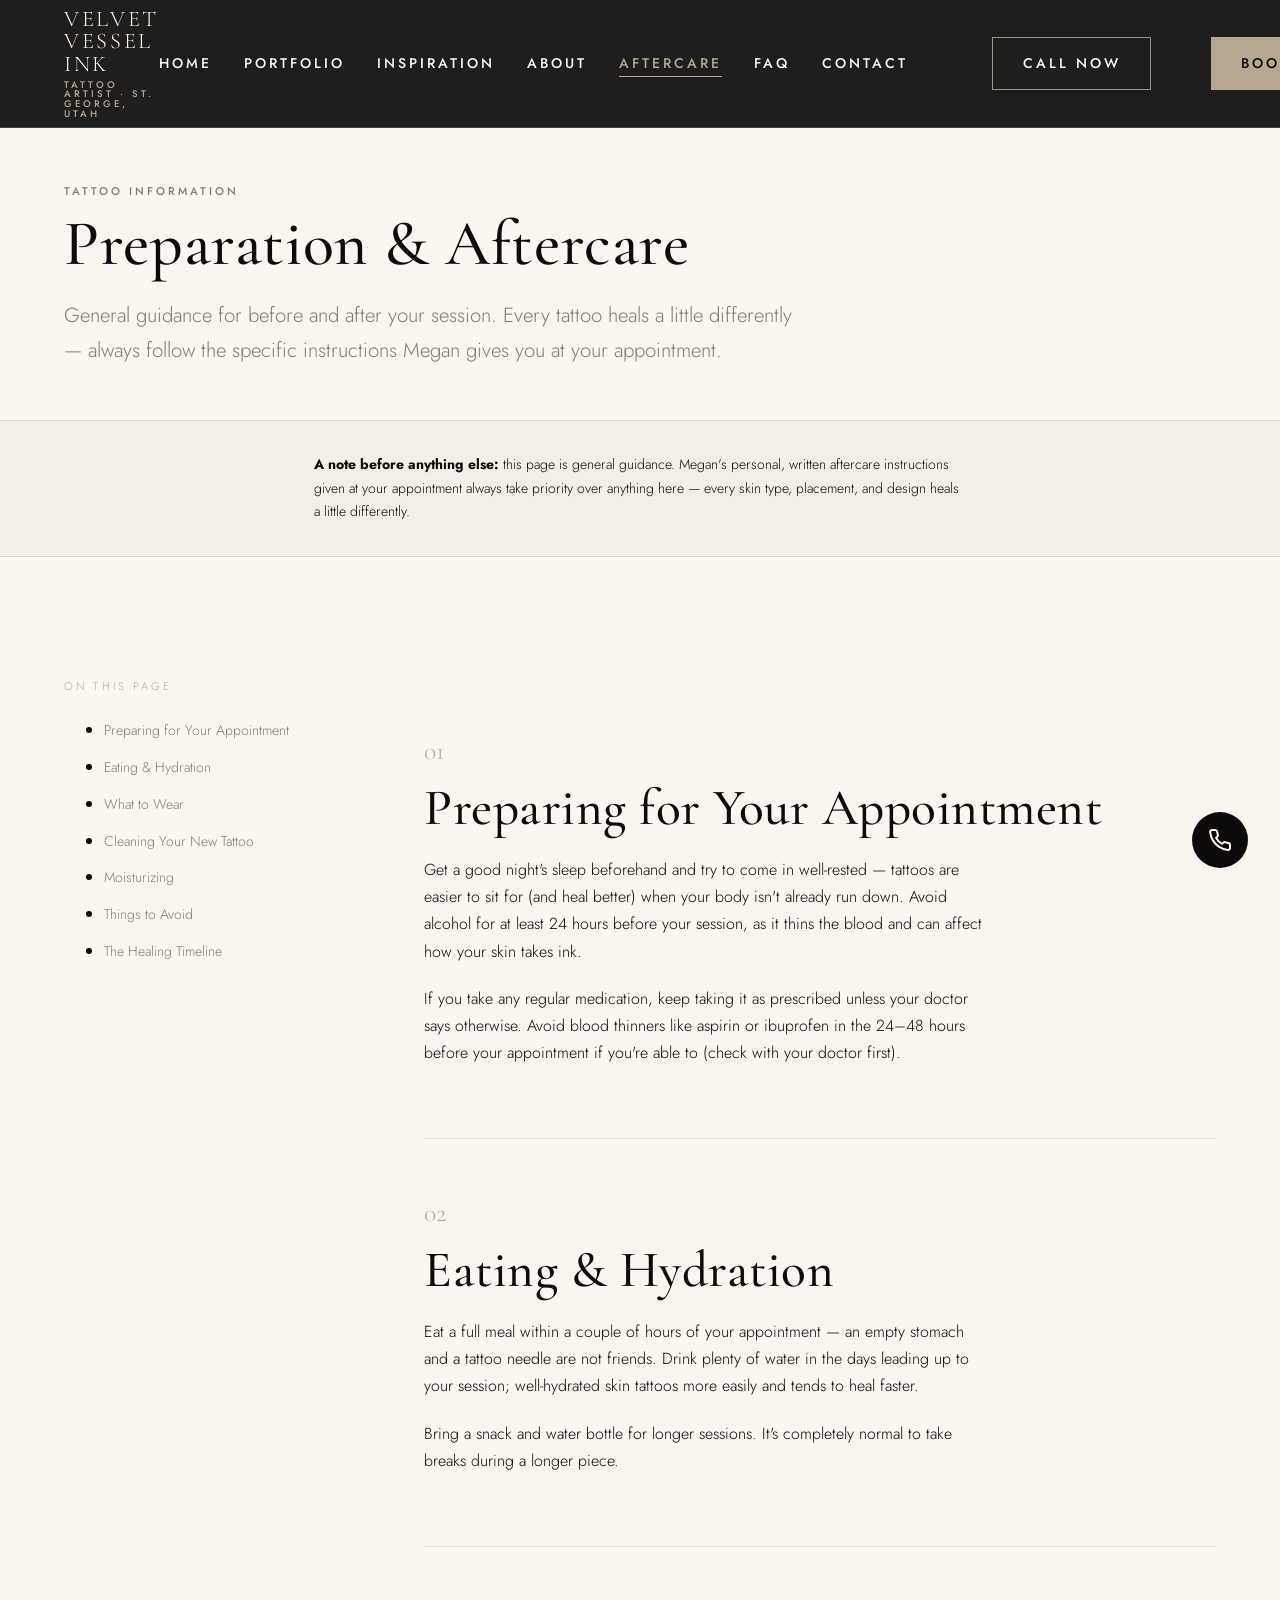
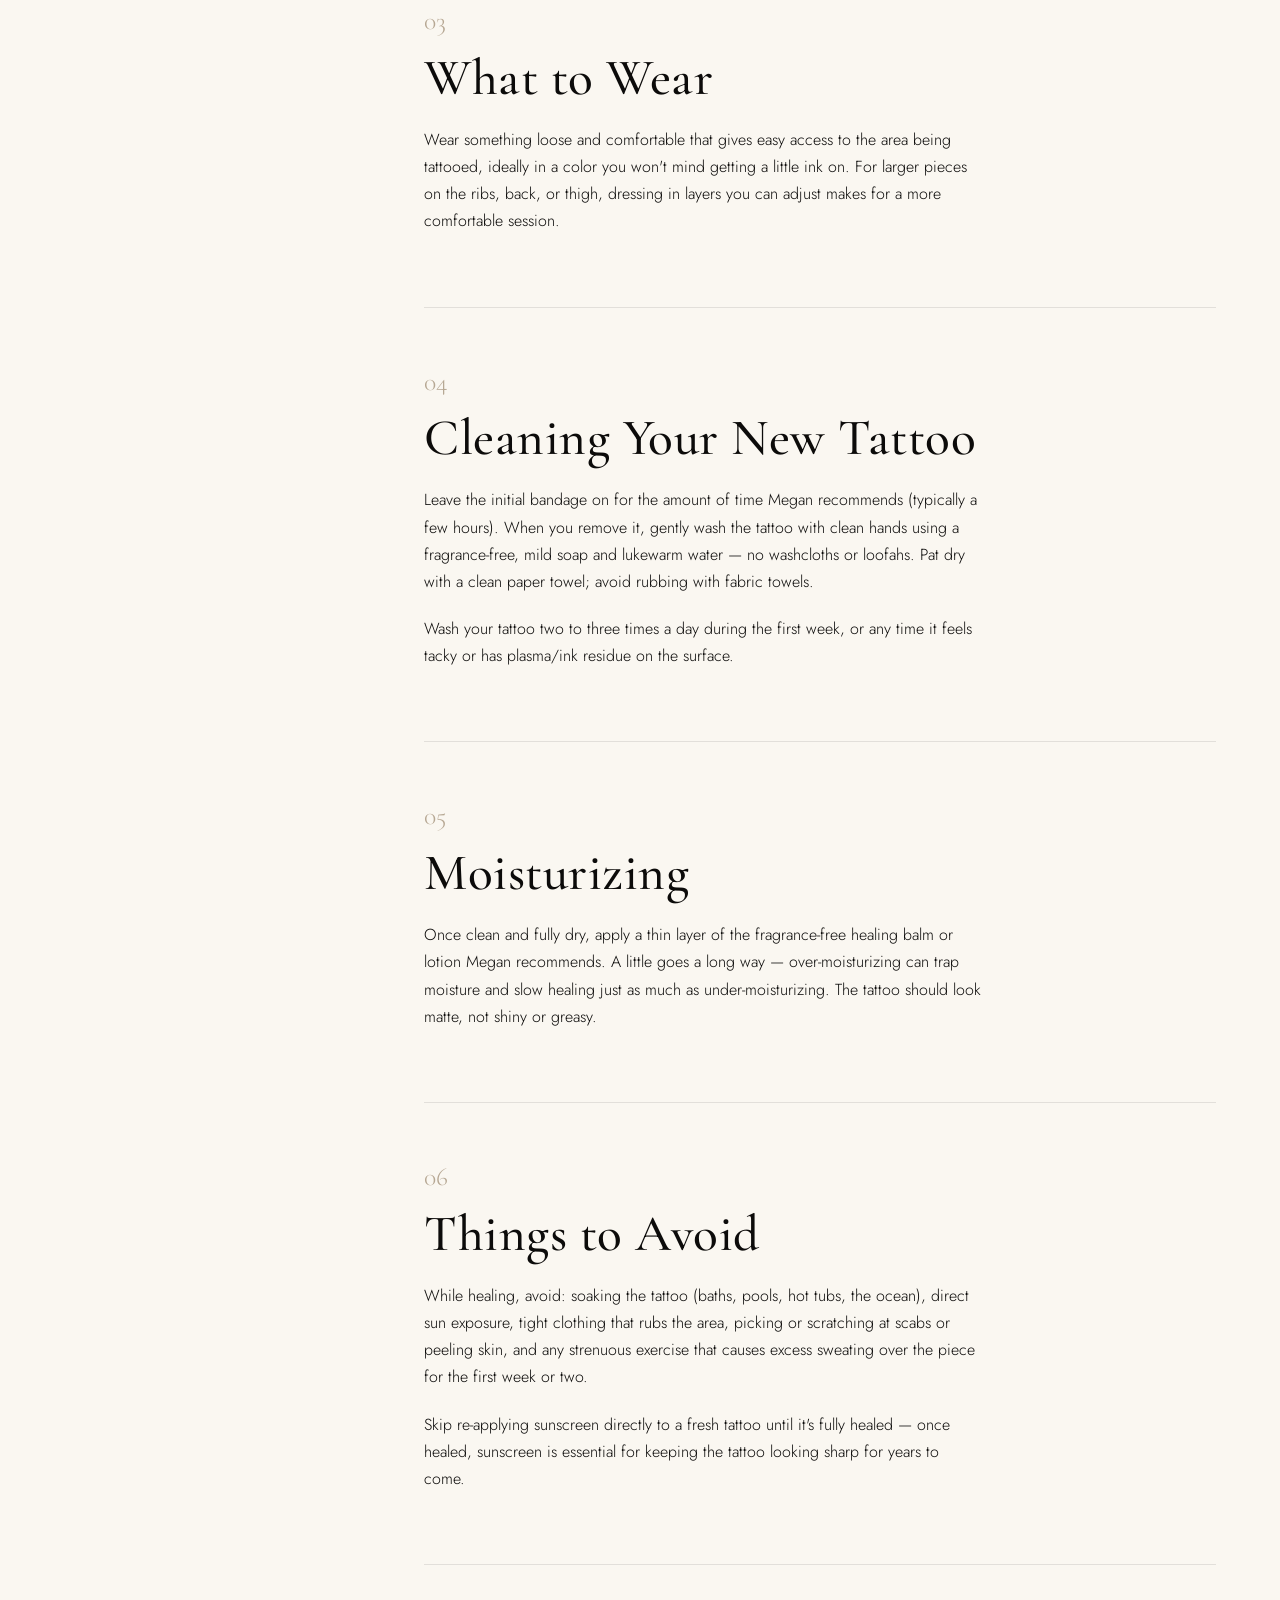
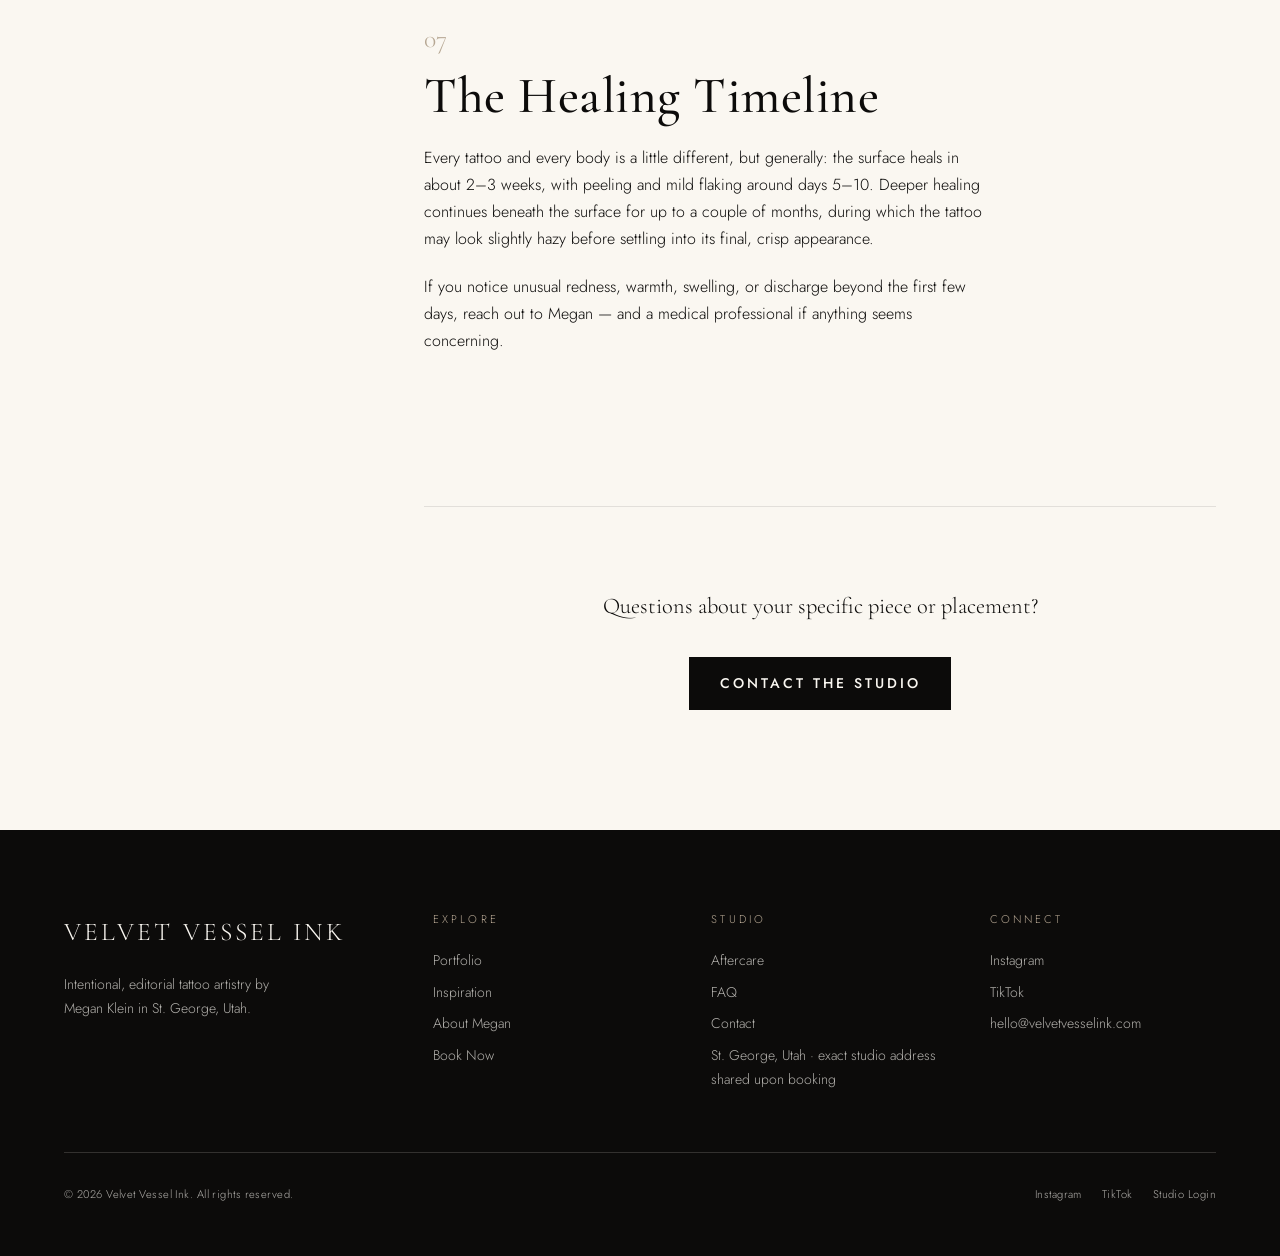
<file: aftercare.html>
<!DOCTYPE html>
<html lang="en">
<head>
<meta charset="UTF-8">
<meta name="viewport" content="width=device-width, initial-scale=1.0">
<title>Aftercare &amp; Appointment Prep — Velvet Vessel Ink</title>
<meta name="description" content="How to prepare for your tattoo appointment and care for a new tattoo — from Velvet Vessel Ink in St. George, Utah. Megan's personal aftercare instructions always take priority.">
<link rel="icon" href="data:,">
<link rel="preconnect" href="https://fonts.googleapis.com">
<link rel="stylesheet" href="css/variables.css">
<link rel="stylesheet" href="css/base.css">
<link rel="stylesheet" href="css/info-pages.css">
</head>
<body data-page="aftercare" data-solid-header="true">
<a class="skip-link" href="#main">Skip to content</a>
<header id="site-header"></header>

<main id="main">
  <section class="page-hero page-hero--sm">
    <div class="container">
      <p class="eyebrow">Tattoo Information</p>
      <h1>Preparation &amp; Aftercare</h1>
      <p class="lead">General guidance for before and after your session. Every tattoo heals a little differently — always follow the specific instructions Megan gives you at your appointment.</p>
    </div>
  </section>

  <div class="priority-note">
    <div class="container container--narrow">
      <p><strong>A note before anything else:</strong> this page is general guidance. Megan's personal, written aftercare instructions given at your appointment always take priority over anything here — every skin type, placement, and design heals a little differently.</p>
    </div>
  </div>

  <section class="section info-layout">
    <div class="container info-grid">
      <nav class="info-toc" aria-label="Page sections">
        <p class="footer-heading">On This Page</p>
        <ul>
          <li><a href="#preparing">Preparing for Your Appointment</a></li>
          <li><a href="#eating">Eating &amp; Hydration</a></li>
          <li><a href="#wear">What to Wear</a></li>
          <li><a href="#cleaning">Cleaning Your New Tattoo</a></li>
          <li><a href="#moisturizing">Moisturizing</a></li>
          <li><a href="#avoid">Things to Avoid</a></li>
          <li><a href="#healing">The Healing Timeline</a></li>
        </ul>
      </nav>

      <div class="info-content">

        <article id="preparing" class="info-article">
          <span class="info-num">01</span>
          <h2>Preparing for Your Appointment</h2>
          <p>Get a good night's sleep beforehand and try to come in well-rested — tattoos are easier to sit for (and heal better) when your body isn't already run down. Avoid alcohol for at least 24 hours before your session, as it thins the blood and can affect how your skin takes ink.</p>
          <p>If you take any regular medication, keep taking it as prescribed unless your doctor says otherwise. Avoid blood thinners like aspirin or ibuprofen in the 24–48 hours before your appointment if you're able to (check with your doctor first).</p>
        </article>

        <article id="eating" class="info-article">
          <span class="info-num">02</span>
          <h2>Eating &amp; Hydration</h2>
          <p>Eat a full meal within a couple of hours of your appointment — an empty stomach and a tattoo needle are not friends. Drink plenty of water in the days leading up to your session; well-hydrated skin tattoos more easily and tends to heal faster.</p>
          <p>Bring a snack and water bottle for longer sessions. It's completely normal to take breaks during a longer piece.</p>
        </article>

        <article id="wear" class="info-article">
          <span class="info-num">03</span>
          <h2>What to Wear</h2>
          <p>Wear something loose and comfortable that gives easy access to the area being tattooed, ideally in a color you won't mind getting a little ink on. For larger pieces on the ribs, back, or thigh, dressing in layers you can adjust makes for a more comfortable session.</p>
        </article>

        <article id="cleaning" class="info-article">
          <span class="info-num">04</span>
          <h2>Cleaning Your New Tattoo</h2>
          <p>Leave the initial bandage on for the amount of time Megan recommends (typically a few hours). When you remove it, gently wash the tattoo with clean hands using a fragrance-free, mild soap and lukewarm water — no washcloths or loofahs. Pat dry with a clean paper towel; avoid rubbing with fabric towels.</p>
          <p>Wash your tattoo two to three times a day during the first week, or any time it feels tacky or has plasma/ink residue on the surface.</p>
        </article>

        <article id="moisturizing" class="info-article">
          <span class="info-num">05</span>
          <h2>Moisturizing</h2>
          <p>Once clean and fully dry, apply a thin layer of the fragrance-free healing balm or lotion Megan recommends. A little goes a long way — over-moisturizing can trap moisture and slow healing just as much as under-moisturizing. The tattoo should look matte, not shiny or greasy.</p>
        </article>

        <article id="avoid" class="info-article">
          <span class="info-num">06</span>
          <h2>Things to Avoid</h2>
          <p>While healing, avoid: soaking the tattoo (baths, pools, hot tubs, the ocean), direct sun exposure, tight clothing that rubs the area, picking or scratching at scabs or peeling skin, and any strenuous exercise that causes excess sweating over the piece for the first week or two.</p>
          <p>Skip re-applying sunscreen directly to a fresh tattoo until it's fully healed — once healed, sunscreen is essential for keeping the tattoo looking sharp for years to come.</p>
        </article>

        <article id="healing" class="info-article">
          <span class="info-num">07</span>
          <h2>The Healing Timeline</h2>
          <p>Every tattoo and every body is a little different, but generally: the surface heals in about 2–3 weeks, with peeling and mild flaking around days 5–10. Deeper healing continues beneath the surface for up to a couple of months, during which the tattoo may look slightly hazy before settling into its final, crisp appearance.</p>
          <p>If you notice unusual redness, warmth, swelling, or discharge beyond the first few days, reach out to Megan — and a medical professional if anything seems concerning.</p>
        </article>

        <div class="info-cta">
          <p>Questions about your specific piece or placement?</p>
          <a href="contact.html" class="btn btn-primary">Contact the Studio</a>
        </div>

      </div>
    </div>
  </section>
</main>

<footer id="site-footer"></footer>

<script src="js/config.js"></script>
<script src="js/utils.js"></script>
<script src="js/nav.js"></script>
</body>
</html>
</file>
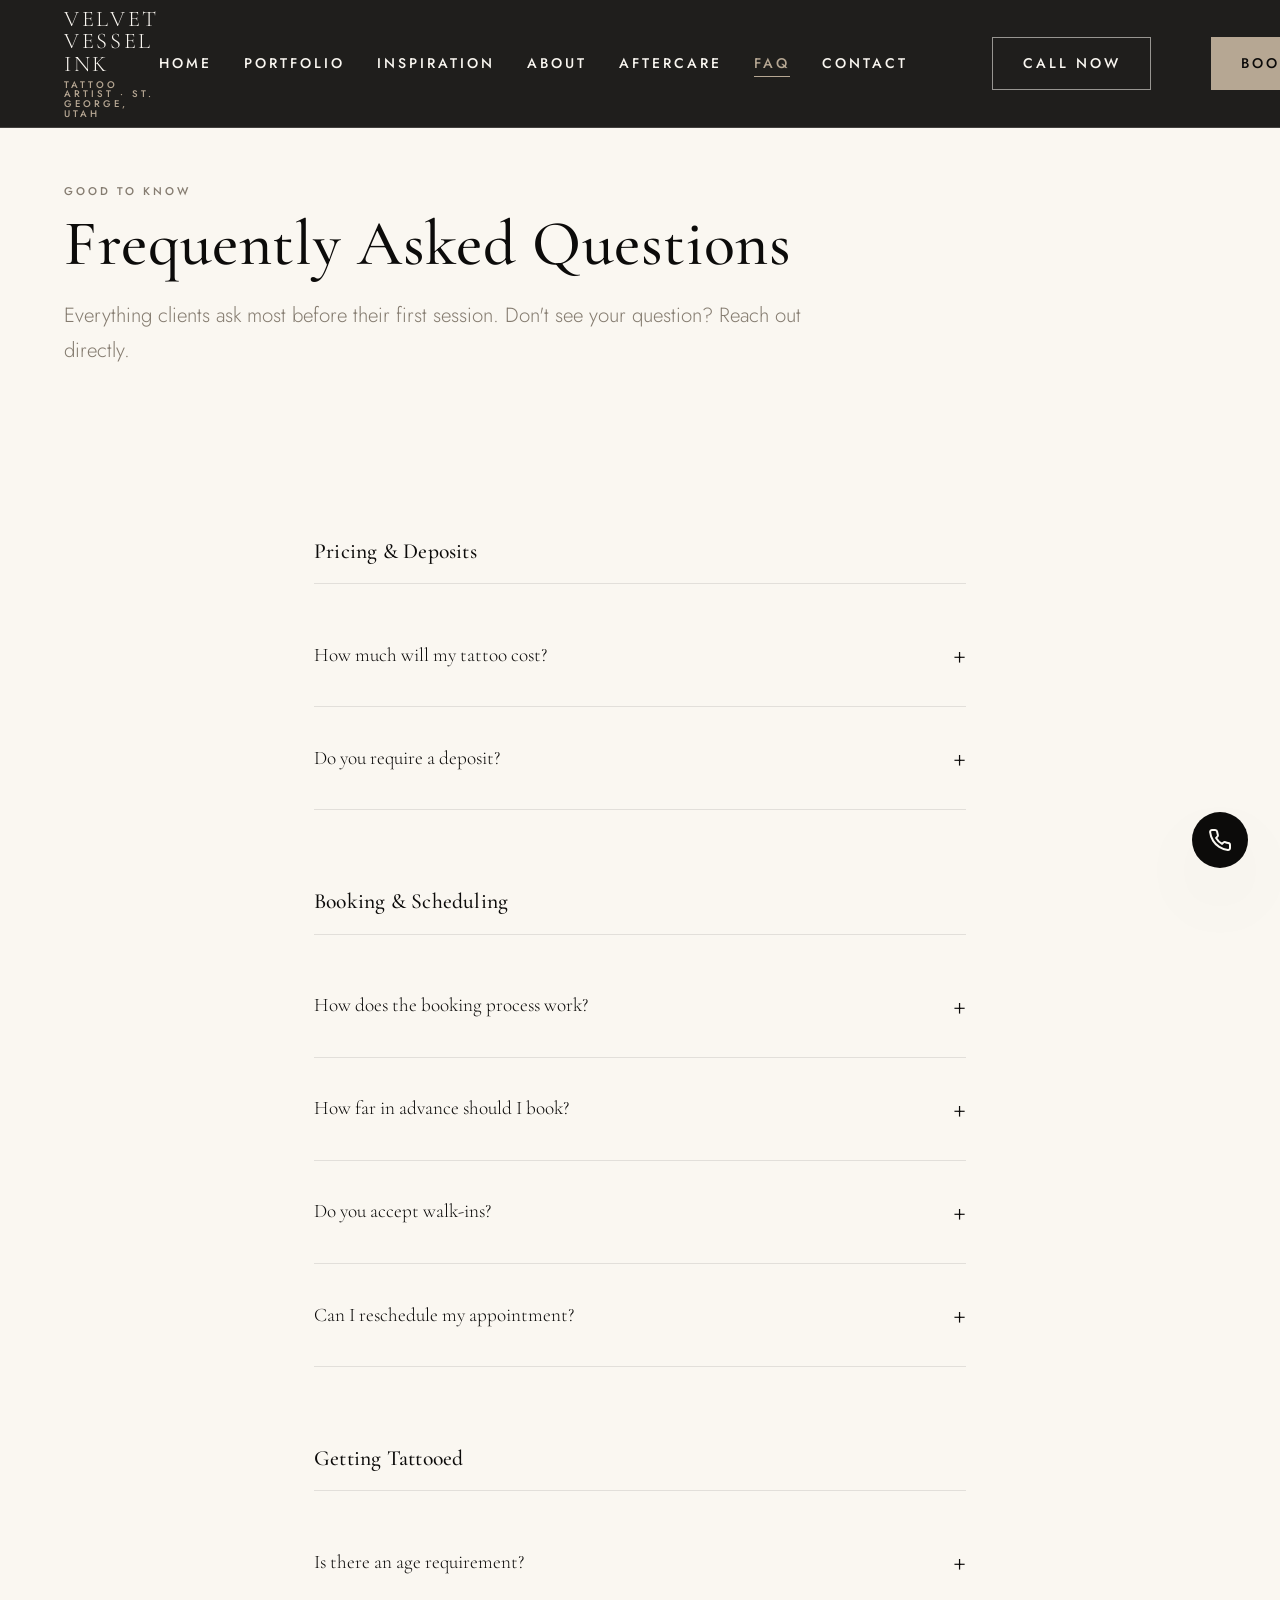
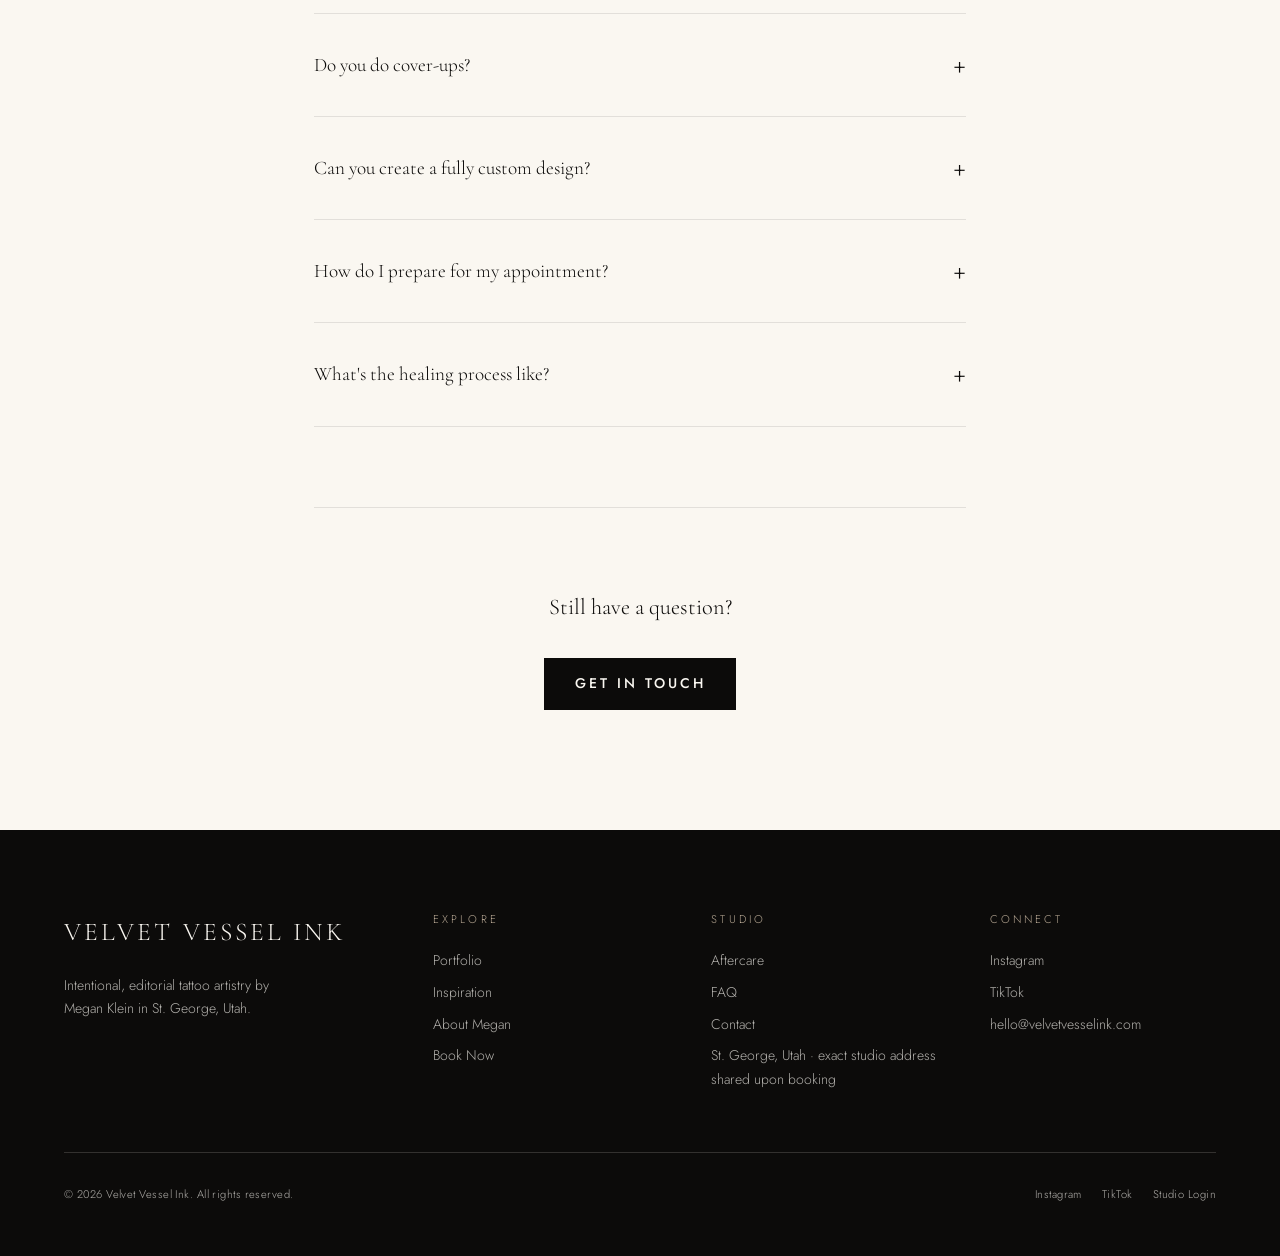
<file: faq.html>
<!DOCTYPE html>
<html lang="en">
<head>
<meta charset="UTF-8">
<meta name="viewport" content="width=device-width, initial-scale=1.0">
<title>FAQ — Velvet Vessel Ink</title>
<meta name="description" content="Frequently asked questions about booking, pricing, deposits, age requirements, cover-ups, custom designs, and healing at Velvet Vessel Ink in St. George, Utah.">
<link rel="icon" href="data:,">
<link rel="preconnect" href="https://fonts.googleapis.com">
<link rel="stylesheet" href="css/variables.css">
<link rel="stylesheet" href="css/base.css">
<link rel="stylesheet" href="css/info-pages.css">
<link rel="stylesheet" href="css/faq.css">
</head>
<body data-page="faq" data-solid-header="true">
<a class="skip-link" href="#main">Skip to content</a>
<header id="site-header"></header>

<main id="main">
  <section class="page-hero page-hero--sm">
    <div class="container">
      <p class="eyebrow">Good to Know</p>
      <h1>Frequently Asked Questions</h1>
      <p class="lead">Everything clients ask most before their first session. Don't see your question? Reach out directly.</p>
    </div>
  </section>

  <section class="section faq-section">
    <div class="container container--narrow">

      <div class="faq-group">
        <h2 class="faq-group-title">Pricing &amp; Deposits</h2>

        <details class="faq-item">
          <summary>How much will my tattoo cost?</summary>
          <div class="faq-answer"><p>Pricing depends on size, detail, and placement. As a general guide: small pieces run roughly $100–$200, medium pieces $200–$400, and larger pieces $400–$700. Use the calculator on the <a href="booking.html">booking page</a> for an instant estimate — final pricing is always confirmed by Megan after reviewing your specific idea.</p></div>
        </details>

        <details class="faq-item">
          <summary>Do you require a deposit?</summary>
          <div class="faq-answer"><p>No — Megan does not currently require a deposit to submit or hold a request. Just submit your idea and preferred date, and she'll follow up to confirm details.</p></div>
        </details>
      </div>

      <div class="faq-group">
        <h2 class="faq-group-title">Booking &amp; Scheduling</h2>

        <details class="faq-item">
          <summary>How does the booking process work?</summary>
          <div class="faq-answer"><p>Browse the <a href="portfolio.html">portfolio</a> or <a href="inspiration.html">inspiration gallery</a> (or bring your own idea), choose an available date on the calendar, and submit a request. Megan personally reviews every request before it's approved — nothing is booked automatically.</p></div>
        </details>

        <details class="faq-item">
          <summary>How far in advance should I book?</summary>
          <div class="faq-answer"><p>It varies by season, but a few weeks out is a safe bet for most placements. Larger, multi-session pieces should be requested further in advance.</p></div>
        </details>

        <details class="faq-item">
          <summary>Do you accept walk-ins?</summary>
          <div class="faq-answer"><p>Velvet Vessel Ink is an appointment-only studio — no walk-ins. This lets Megan give every client's design her full attention before the appointment even begins.</p></div>
        </details>

        <details class="faq-item">
          <summary>Can I reschedule my appointment?</summary>
          <div class="faq-answer"><p>Life happens — just reach out as soon as you know you need to move your date, and Megan will work with you to find a new available day. Plenty of advance notice makes rescheduling much easier for everyone.</p></div>
        </details>
      </div>

      <div class="faq-group">
        <h2 class="faq-group-title">Getting Tattooed</h2>

        <details class="faq-item">
          <summary>Is there an age requirement?</summary>
          <div class="faq-answer"><p>Yes — clients must be 18 or older with valid photo ID. No exceptions are made, even with parental consent.</p></div>
        </details>

        <details class="faq-item">
          <summary>Do you do cover-ups?</summary>
          <div class="faq-answer"><p>Yes. Cover-ups take extra planning since the design has to work around existing ink, so please include clear, well-lit photos of the current tattoo when you submit your request.</p></div>
        </details>

        <details class="faq-item">
          <summary>Can you create a fully custom design?</summary>
          <div class="faq-answer"><p>Absolutely — most of Megan's work is custom. Share references, ideas, or a combination of designs from the inspiration gallery, and she'll develop original artwork based on your request ahead of your appointment.</p></div>
        </details>

        <details class="faq-item">
          <summary>How do I prepare for my appointment?</summary>
          <div class="faq-answer"><p>Get a good night's sleep, eat beforehand, stay hydrated, and avoid alcohol for 24 hours prior. Full details are on the <a href="aftercare.html">aftercare &amp; preparation page</a>.</p></div>
        </details>

        <details class="faq-item">
          <summary>What's the healing process like?</summary>
          <div class="faq-answer"><p>Most tattoos surface-heal within 2–3 weeks, with deeper healing continuing for a couple of months. Full guidance — including what to avoid — is on the <a href="aftercare.html">aftercare page</a>. Megan's personal instructions given at your appointment always take priority.</p></div>
        </details>
      </div>

      <div class="info-cta">
        <p>Still have a question?</p>
        <a href="contact.html" class="btn btn-primary">Get in Touch</a>
      </div>

    </div>
  </section>
</main>

<footer id="site-footer"></footer>

<script src="js/config.js"></script>
<script src="js/utils.js"></script>
<script src="js/nav.js"></script>
</body>
</html>
</file>
<file: css/variables.css>
/* =========================================================================
   VELVET VESSEL INK — Design Tokens
   A luxury editorial tattoo portfolio design system.
   ========================================================================= */

:root {
  /* ---------- Color palette ---------- */
  --c-black: #0c0b0a;
  --c-charcoal: #211f1c;
  --c-charcoal-soft: #2e2b27;
  --c-warm-gray: #857c70;
  --c-warm-gray-light: #a89e91;
  --c-taupe: #b6a793;
  --c-beige: #d9cdba;
  --c-cream: #f4efe6;
  --c-offwhite: #faf7f1;
  --c-white: #fffdfa;

  --c-line: rgba(12, 11, 10, 0.1);
  --c-line-light: rgba(250, 247, 241, 0.16);

  /* Semantic */
  --bg-primary: var(--c-offwhite);
  --bg-inverse: var(--c-black);
  --text-primary: var(--c-black);
  --text-inverse: var(--c-offwhite);
  --text-muted: var(--c-warm-gray);
  --accent: var(--c-taupe);

  --status-available: #6f8f6a;
  --status-unavailable: #a3564f;
  --status-requested: #b6934a;

  /* ---------- Typography ---------- */
  --font-serif: 'Cormorant Garamond', 'Playfair Display', Georgia, serif;
  --font-sans: 'Jost', 'Helvetica Neue', Arial, sans-serif;

  --fs-display: clamp(3rem, 8vw, 7.5rem);
  --fs-h1: clamp(2.5rem, 5vw, 4.5rem);
  --fs-h2: clamp(2rem, 4vw, 3.25rem);
  --fs-h3: clamp(1.5rem, 2.6vw, 2.1rem);
  --fs-h4: 1.35rem;
  --fs-lead: clamp(1.1rem, 1.6vw, 1.4rem);
  --fs-body: 1rem;
  --fs-small: 0.875rem;
  --fs-tiny: 0.7rem;

  --lh-tight: 1.08;
  --lh-snug: 1.25;
  --lh-body: 1.7;

  --ls-eyebrow: 0.28em;
  --ls-wide: 0.08em;

  /* ---------- Spacing scale ---------- */
  --space-3xs: 0.25rem;
  --space-2xs: 0.5rem;
  --space-xs: 0.75rem;
  --space-sm: 1.25rem;
  --space-md: 2rem;
  --space-lg: 3.25rem;
  --space-xl: 5rem;
  --space-2xl: 7.5rem;
  --space-3xl: 10rem;

  --container-max: 1400px;
  --container-narrow: 780px;
  --gutter: clamp(1.25rem, 5vw, 4rem);

  /* ---------- Motion ---------- */
  --ease-editorial: cubic-bezier(0.22, 1, 0.36, 1);
  --dur-fast: 0.35s;
  --dur-med: 0.7s;
  --dur-slow: 1.1s;

  /* ---------- Elevation ---------- */
  --shadow-soft: 0 20px 60px -30px rgba(12, 11, 10, 0.35);
  --shadow-strong: 0 30px 80px -20px rgba(12, 11, 10, 0.45);

  --radius-none: 0;
  --border-hairline: 1px solid var(--c-line);
}
</file>
<file: css/base.css>
/* =========================================================================
   VELVET VESSEL INK — Base styles, layout system, shared components
   ========================================================================= */

@import url('https://fonts.googleapis.com/css2?family=Cormorant+Garamond:ital,wght@0,300;0,400;0,500;0,600;1,400&family=Jost:wght@300;400;500;600&display=swap');

/* ---------- Reset ---------- */
*, *::before, *::after { box-sizing: border-box; }
html { scroll-behavior: smooth; }
body, h1, h2, h3, h4, p, figure, blockquote, dl, dd { margin: 0; }
ul[class], ol[class] { list-style: none; margin: 0; padding: 0; }
img, picture, video, canvas, svg { display: block; max-width: 100%; }
input, button, textarea, select { font: inherit; color: inherit; }
button { cursor: pointer; }
a { color: inherit; text-decoration: none; }

@media (prefers-reduced-motion: reduce) {
  html { scroll-behavior: auto; }
  *, *::before, *::after {
    animation-duration: 0.01ms !important;
    animation-iteration-count: 1 !important;
    transition-duration: 0.01ms !important;
    scroll-behavior: auto !important;
  }
}

body {
  background: var(--bg-primary);
  color: var(--text-primary);
  font-family: var(--font-sans);
  font-size: var(--fs-body);
  line-height: var(--lh-body);
  font-weight: 300;
  -webkit-font-smoothing: antialiased;
  overflow-x: hidden;
}

h1, h2, h3, h4 {
  font-family: var(--font-serif);
  font-weight: 500;
  line-height: var(--lh-tight);
  letter-spacing: 0.01em;
}

h1 { font-size: var(--fs-h1); }
h2 { font-size: var(--fs-h2); }
h3 { font-size: var(--fs-h3); }
h4 { font-size: var(--fs-h4); }

p { max-width: 62ch; }
p.lead { font-size: var(--fs-lead); font-weight: 300; color: var(--text-primary); }

.skip-link {
  position: absolute;
  left: -9999px;
  top: 0;
  background: var(--c-black);
  color: var(--c-offwhite);
  padding: 1rem 1.5rem;
  z-index: 999;
}
.skip-link:focus {
  left: 1rem;
  top: 1rem;
}

:focus-visible {
  outline: 2px solid var(--c-taupe);
  outline-offset: 3px;
}

/* ---------- Layout helpers ---------- */
.container {
  width: 100%;
  max-width: var(--container-max);
  margin-inline: auto;
  padding-inline: var(--gutter);
}
.container--narrow { max-width: var(--container-narrow); }

.section { padding-block: var(--space-2xl); }
.section--tight { padding-block: var(--space-xl); }
.section--dark {
  background: var(--bg-inverse);
  color: var(--text-inverse);
}
.section--dark p { color: rgba(250, 247, 241, 0.75); }
.section--cream { background: var(--c-cream); }

.eyebrow {
  display: inline-block;
  font-family: var(--font-sans);
  font-size: var(--fs-tiny);
  font-weight: 500;
  letter-spacing: 3px;
  text-transform: uppercase;
  color: var(--text-muted);
  margin-bottom: var(--space-sm);
}
.section--dark .eyebrow { color: var(--c-taupe); }

.section-head {
  max-width: 42rem;
  margin-bottom: var(--space-lg);
}
.section-head--center {
  margin-inline: auto;
  text-align: center;
}
.section-head--center p {
  margin-inline: auto;
}

.hr {
  border: none;
  border-top: var(--border-hairline);
  margin-block: var(--space-lg);
}

.visually-hidden {
  position: absolute !important;
  width: 1px; height: 1px;
  padding: 0; margin: -1px;
  overflow: hidden;
  clip: rect(0,0,0,0);
  white-space: nowrap;
  border: 0;
}

/* Reveal-on-scroll */
.reveal {
  opacity: 0;
  transform: translateY(28px);
  transition: opacity var(--dur-slow) var(--ease-editorial),
              transform var(--dur-slow) var(--ease-editorial);
}
.reveal.is-visible {
  opacity: 1;
  transform: translateY(0);
}

/* ---------- Buttons ---------- */
.btn {
  display: inline-flex;
  align-items: center;
  justify-content: center;
  gap: 0.6em;
  padding: 0.95em 2.1em;
  font-family: var(--font-sans);
  font-size: var(--fs-small);
  font-weight: 500;
  letter-spacing: 3px;
  text-transform: uppercase;
  border: 1px solid currentColor;
  background: transparent;
  color: var(--c-black);
  white-space: nowrap;
  transition: background var(--dur-fast) var(--ease-editorial),
              color var(--dur-fast) var(--ease-editorial),
              border-color var(--dur-fast) var(--ease-editorial),
              transform var(--dur-fast) var(--ease-editorial);
}
.btn:hover { transform: translateY(-2px); }

.btn-primary {
  background: var(--c-black);
  border-color: var(--c-black);
  color: var(--c-offwhite);
}
.btn-primary:hover { background: var(--c-charcoal-soft); }

.btn-light {
  background: var(--c-offwhite);
  border-color: var(--c-offwhite);
  color: var(--c-black);
}
.btn-light:hover { background: var(--c-cream); }

.btn-outline-light {
  color: var(--c-offwhite);
  border-color: rgba(250, 247, 241, 0.55);
}
.btn-outline-light:hover {
  background: rgba(250, 247, 241, 0.1);
  border-color: var(--c-offwhite);
}

.btn-outline-dark {
  color: var(--c-black);
  border-color: var(--c-line);
}
.btn-outline-dark:hover {
  background: var(--c-black);
  color: var(--c-offwhite);
  border-color: var(--c-black);
}
.btn-outline-dark.is-active {
  background: var(--c-black);
  color: var(--c-offwhite);
}

.btn-accent {
  background: var(--c-taupe);
  border-color: var(--c-taupe);
  color: var(--c-black);
}
.btn-accent:hover { background: var(--c-beige); border-color: var(--c-beige); }

.btn-ghost {
  border-color: transparent;
  padding-inline: 0;
  text-decoration: underline;
  text-underline-offset: 6px;
}
.btn-ghost:hover { transform: none; opacity: 0.7; }

.btn-block { width: 100%; }
.btn[disabled] { opacity: 0.45; cursor: not-allowed; transform: none; }
.btn-sm { padding: 0.65em 1.4em; font-size: var(--fs-tiny); }

/* ---------- Site header / nav ---------- */
.site-header {
  position: fixed;
  inset-inline: 0;
  top: 0;
  z-index: 100;
  display: flex;
  align-items: center;
  justify-content: space-between;
  padding: var(--space-sm) var(--gutter);
  background: transparent;
  color: var(--c-offwhite);
  transition: background var(--dur-fast) var(--ease-editorial),
              color var(--dur-fast) var(--ease-editorial),
              padding var(--dur-fast) var(--ease-editorial),
              border-color var(--dur-fast) var(--ease-editorial);
  border-bottom: 1px solid transparent;
}
.site-header.is-scrolled,
.site-header.is-solid {
  background: rgba(12, 11, 10, 0.92);
  backdrop-filter: blur(10px);
  padding-block: var(--space-2xs);
  border-color: var(--c-line-light);
}
.brand {
  display: flex;
  flex-direction: column;
  line-height: 1;
  z-index: 2;
}
.brand-mark {
  font-family: var(--font-serif);
  font-size: 1.4rem;
  letter-spacing: 0.12em;
  text-transform: uppercase;
}
.brand-sub {
  font-size: 0.6rem;
  font-weight: 500;
  letter-spacing: 3px;
  text-transform: uppercase;
  color: var(--c-taupe);
  margin-top: 0.35rem;
}

.nav-toggle {
  display: none;
  background: none;
  border: none;
  width: 2.4rem;
  height: 1.6rem;
  position: relative;
  z-index: 2;
}
.nav-toggle span {
  position: absolute;
  left: 0; right: 0;
  height: 1px;
  background: currentColor;
  transition: transform var(--dur-fast) var(--ease-editorial), opacity var(--dur-fast) var(--ease-editorial), top var(--dur-fast) var(--ease-editorial);
}
.nav-toggle span:nth-child(1) { top: 0; }
.nav-toggle span:nth-child(2) { top: 50%; transform: translateY(-50%); }
.nav-toggle span:nth-child(3) { top: 100%; transform: translateY(-100%); }
.nav-toggle[aria-expanded="true"] span:nth-child(1) { top: 50%; transform: translateY(-50%) rotate(45deg); }
.nav-toggle[aria-expanded="true"] span:nth-child(2) { opacity: 0; }
.nav-toggle[aria-expanded="true"] span:nth-child(3) { top: 50%; transform: translateY(-50%) rotate(-45deg); }

.main-nav {
  display: flex;
  align-items: center;
  gap: var(--space-lg);
}
.nav-links {
  display: flex;
  align-items: center;
  gap: var(--space-md);
  font-size: var(--fs-small);
  font-weight: 500;
  letter-spacing: 3px;
  text-transform: uppercase;
}
.nav-links a {
  position: relative;
  padding-block: 0.3rem;
}
.nav-links a::after {
  content: '';
  position: absolute;
  left: 0; bottom: 0;
  height: 1px;
  width: 0;
  background: currentColor;
  transition: width var(--dur-fast) var(--ease-editorial);
}
.nav-links a:hover::after,
.nav-links a[aria-current="page"]::after { width: 100%; }
.nav-links a[aria-current="page"] { color: var(--c-taupe); }

.nav-call-btn { margin-left: var(--space-md); }
.nav-book-btn { margin-left: var(--space-2xs); }

@media (max-width: 960px) {
  .nav-toggle { display: block; }
  .main-nav {
    position: fixed;
    inset: 0;
    background: var(--c-black);
    color: var(--c-offwhite);
    flex-direction: column;
    justify-content: center;
    align-items: flex-start;
    padding: var(--space-2xl) var(--gutter);
    gap: var(--space-xl);
    transform: translateX(100%);
    transition: transform var(--dur-med) var(--ease-editorial);
  }
  .main-nav.is-open { transform: translateX(0); }
  .nav-links {
    flex-direction: column;
    align-items: flex-start;
    gap: var(--space-sm);
    font-size: 1.6rem;
    font-family: var(--font-serif);
    text-transform: none;
    letter-spacing: 0;
  }
  .nav-call-btn { margin-left: 0; margin-top: var(--space-md); }
  .nav-book-btn { margin-left: 0; margin-top: var(--space-sm); }
}

/* ---------- Floating call button ---------- */
.floating-call-btn {
  position: fixed;
  right: var(--space-md);
  bottom: var(--space-md);
  z-index: 95;
  width: 56px;
  height: 56px;
  display: flex;
  align-items: center;
  justify-content: center;
  border-radius: 50%;
  background: var(--c-black);
  color: var(--c-offwhite);
  box-shadow: var(--shadow-strong);
  transition: transform var(--dur-fast) var(--ease-editorial), background var(--dur-fast);
}
.floating-call-btn svg { width: 24px; height: 24px; }
.floating-call-btn:hover {
  transform: translateY(-2px) scale(1.05);
  background: var(--c-charcoal);
}
@media (max-width: 560px) {
  .floating-call-btn { right: var(--space-sm); bottom: var(--space-sm); width: 50px; height: 50px; }
  .floating-call-btn svg { width: 22px; height: 22px; }
}

/* ---------- Footer ---------- */
.site-footer {
  background: var(--c-black);
  color: rgba(250, 247, 241, 0.7);
  padding-block: var(--space-xl) var(--space-lg);
}
.footer-grid {
  display: grid;
  grid-template-columns: 1.4fr 1fr 1fr 1fr;
  gap: var(--space-lg);
  padding-bottom: var(--space-lg);
  border-bottom: 1px solid var(--c-line-light);
}
.footer-brand .brand-mark { color: var(--c-offwhite); font-size: 1.6rem; }
.footer-brand p { margin-top: var(--space-sm); max-width: 30ch; font-size: var(--fs-small); }
.footer-heading {
  font-family: var(--font-sans);
  font-size: var(--fs-tiny);
  letter-spacing: var(--ls-eyebrow);
  text-transform: uppercase;
  color: var(--c-taupe);
  margin-bottom: var(--space-sm);
}
.footer-col a, .footer-col p {
  display: block;
  font-size: var(--fs-small);
  margin-bottom: var(--space-2xs);
  color: rgba(250, 247, 241, 0.7);
  transition: color var(--dur-fast);
}
.footer-col a:hover { color: var(--c-offwhite); }
.footer-bottom {
  display: flex;
  justify-content: space-between;
  align-items: center;
  flex-wrap: wrap;
  gap: var(--space-sm);
  padding-top: var(--space-md);
  font-size: var(--fs-tiny);
  letter-spacing: 0.04em;
}
.footer-social { display: flex; gap: var(--space-sm); }

@media (max-width: 860px) {
  .footer-grid { grid-template-columns: 1fr 1fr; }
}
@media (max-width: 560px) {
  .footer-grid { grid-template-columns: 1fr; gap: var(--space-md); }
}

/* ---------- Forms ---------- */
.field {
  display: flex;
  flex-direction: column;
  gap: 0.5rem;
  margin-bottom: var(--space-md);
}
.field label {
  font-size: var(--fs-tiny);
  letter-spacing: var(--ls-wide);
  text-transform: uppercase;
  color: var(--text-muted);
}
.field .hint { font-size: var(--fs-tiny); color: var(--text-muted); }
.field input[type="text"],
.field input[type="email"],
.field input[type="tel"],
.field input[type="date"],
.field input[type="number"],
.field select,
.field textarea {
  border: none;
  border-bottom: 1px solid var(--c-line);
  background: transparent;
  padding: 0.75rem 0.1rem;
  font-size: 1rem;
  color: var(--text-primary);
  transition: border-color var(--dur-fast);
}
.field input:focus,
.field select:focus,
.field textarea:focus {
  border-color: var(--c-black);
  outline: none;
}
.field textarea { resize: vertical; min-height: 110px; }
.field-row {
  display: grid;
  grid-template-columns: 1fr 1fr;
  gap: var(--space-md);
}
@media (max-width: 640px) {
  .field-row { grid-template-columns: 1fr; }
}

.radio-group, .chip-group {
  display: flex;
  flex-wrap: wrap;
  gap: 0.6rem;
}
.chip {
  border: 1px solid var(--c-line);
  padding: 0.55rem 1.1rem;
  font-size: var(--fs-small);
  background: transparent;
  transition: all var(--dur-fast);
}
.chip.is-active,
.chip:hover {
  border-color: var(--c-black);
  background: var(--c-black);
  color: var(--c-offwhite);
}

.form-status {
  margin-top: var(--space-sm);
  font-size: var(--fs-small);
  padding: 0.9rem 1.1rem;
  border-left: 2px solid var(--c-black);
  display: none;
}
.form-status.is-visible { display: block; }
.form-status.is-error { border-color: var(--status-unavailable); color: var(--status-unavailable); }
.form-status.is-success { border-color: var(--status-available); color: #3f5c3b; }

/* ---------- Badges / tags ---------- */
.tag {
  display: inline-block;
  font-size: var(--fs-tiny);
  letter-spacing: var(--ls-wide);
  text-transform: uppercase;
  padding: 0.35em 0.8em;
  border: 1px solid var(--c-line);
  color: var(--text-muted);
}
.status-pill {
  display: inline-flex;
  align-items: center;
  gap: 0.4em;
  font-size: var(--fs-tiny);
  letter-spacing: var(--ls-wide);
  text-transform: uppercase;
  padding: 0.35em 0.8em;
}
.status-pill::before {
  content: '';
  width: 6px; height: 6px;
  border-radius: 50%;
  background: currentColor;
}
.status-pill--new { color: var(--status-requested); }
.status-pill--review { color: #a97c2f; }
.status-pill--approved { color: var(--status-available); }
.status-pill--declined { color: var(--status-unavailable); }
.status-pill--completed { color: var(--c-warm-gray); }

/* ---------- Modal / overlay ---------- */
.overlay {
  position: fixed;
  inset: 0;
  background: rgba(12, 11, 10, 0.75);
  backdrop-filter: blur(4px);
  z-index: 200;
  display: none;
  align-items: center;
  justify-content: center;
  padding: var(--space-md);
}
.overlay.is-open { display: flex; }
.modal {
  background: var(--c-offwhite);
  max-width: 1100px;
  width: 100%;
  max-height: 90vh;
  overflow-y: auto;
  position: relative;
  box-shadow: var(--shadow-strong);
}
.modal-close {
  position: absolute;
  top: var(--space-sm);
  right: var(--space-sm);
  background: var(--c-offwhite);
  border: 1px solid var(--c-line);
  width: 2.4rem;
  height: 2.4rem;
  display: flex;
  align-items: center;
  justify-content: center;
  font-size: 1.2rem;
  z-index: 5;
}

/* ---------- Loading / empty states ---------- */
.loading-state, .empty-state {
  text-align: center;
  padding: var(--space-xl) var(--space-md);
  color: var(--text-muted);
}
.spinner {
  width: 28px; height: 28px;
  border: 2px solid var(--c-line);
  border-top-color: var(--c-black);
  border-radius: 50%;
  margin: 0 auto var(--space-sm);
  animation: spin 0.8s linear infinite;
}
@keyframes spin { to { transform: rotate(360deg); } }

/* ---------- Toast ---------- */
.toast {
  position: fixed;
  bottom: var(--space-md);
  left: 50%;
  transform: translateX(-50%) translateY(10px);
  background: var(--c-black);
  color: var(--c-offwhite);
  padding: 0.9rem 1.6rem;
  font-size: var(--fs-small);
  z-index: 400;
  opacity: 0;
  pointer-events: none;
  transition: opacity var(--dur-fast), transform var(--dur-fast);
}
.toast.is-visible {
  opacity: 1;
  transform: translateX(-50%) translateY(0);
  pointer-events: auto;
}

/* ---------- Utility grid ---------- */
.grid-2 { display: grid; grid-template-columns: 1fr 1fr; gap: var(--space-lg); }
.grid-3 { display: grid; grid-template-columns: repeat(3, 1fr); gap: var(--space-md); }
.grid-4 { display: grid; grid-template-columns: repeat(4, 1fr); gap: var(--space-md); }
@media (max-width: 960px) {
  .grid-2 { grid-template-columns: 1fr; }
  .grid-3 { grid-template-columns: repeat(2, 1fr); }
  .grid-4 { grid-template-columns: repeat(2, 1fr); }
}
@media (max-width: 560px) {
  .grid-3 { grid-template-columns: 1fr; }
  .grid-4 { grid-template-columns: 1fr; }
}

/* ---------- Shared inner-page hero ---------- */
.page-hero {
  padding-top: 11rem;
  padding-bottom: var(--space-xl);
}
.page-hero--sm { padding-bottom: var(--space-lg); }
.page-hero .eyebrow { margin-bottom: var(--space-2xs); }
.page-hero h1 { margin-bottom: var(--space-sm); }
.page-hero p.lead { color: var(--text-muted); }

.page-hero--media {
  position: relative;
  min-height: 62vh;
  display: flex;
  align-items: flex-end;
  color: var(--c-offwhite);
  overflow: hidden;
  padding-bottom: var(--space-xl);
}
.page-hero--media .hero-media { position: absolute; inset: 0; z-index: 0; }
.page-hero--media .hero-media img { width: 100%; height: 100%; object-fit: cover; }
.page-hero--media .container { position: relative; z-index: 1; }
.page-hero--media p.lead { color: rgba(250,247,241,0.8); }

/* Page transition fade-in */
body { animation: page-in 0.6s var(--ease-editorial); }
@keyframes page-in {
  from { opacity: 0; }
  to { opacity: 1; }
}
</file>
<file: css/info-pages.css>
/* =========================================================================
   Shared styles for long-form info pages (Aftercare, FAQ)
   ========================================================================= */

.priority-note {
  background: var(--c-cream);
  border-top: var(--border-hairline);
  border-bottom: var(--border-hairline);
  padding-block: var(--space-md);
}
.priority-note p { font-size: var(--fs-small); max-width: none; }

.info-grid {
  display: grid;
  grid-template-columns: 240px 1fr;
  gap: var(--space-2xl);
  align-items: start;
}
.info-toc { position: sticky; top: 7.5rem; }
.info-toc ul { display: flex; flex-direction: column; gap: 0.6rem; margin-top: var(--space-sm); }
.info-toc a { font-size: var(--fs-small); color: var(--text-muted); }
.info-toc a:hover { color: var(--text-primary); }

.info-article { padding-block: var(--space-lg); border-top: var(--border-hairline); scroll-margin-top: 7rem; }
.info-article:first-child { border-top: none; }
.info-num { display: block; font-family: var(--font-serif); color: var(--c-taupe); font-size: 1.6rem; margin-bottom: var(--space-2xs); }
.info-article h2 { margin-bottom: var(--space-sm); }
.info-article p { margin-bottom: var(--space-sm); }

.info-cta {
  margin-top: var(--space-xl);
  padding-top: var(--space-xl);
  border-top: var(--border-hairline);
  text-align: center;
}
.info-cta p { margin-inline: auto; margin-bottom: var(--space-md); font-family: var(--font-serif); font-size: 1.4rem; }

@media (max-width: 860px) {
  .info-grid { grid-template-columns: 1fr; }
  .info-toc { position: static; border-bottom: var(--border-hairline); padding-bottom: var(--space-md); margin-bottom: var(--space-md); }
  .info-toc ul { flex-direction: row; flex-wrap: wrap; gap: 0.8rem 1.2rem; }
}
</file>
<file: css/faq.css>
/* =========================================================================
   FAQ page — accordion
   ========================================================================= */

.faq-group { margin-bottom: var(--space-xl); }
.faq-group-title {
  font-size: var(--fs-h4);
  padding-bottom: var(--space-sm);
  margin-bottom: var(--space-sm);
  border-bottom: var(--border-hairline);
}

.faq-item {
  border-bottom: var(--border-hairline);
}
.faq-item summary {
  list-style: none;
  cursor: pointer;
  padding-block: var(--space-md);
  display: flex;
  justify-content: space-between;
  align-items: center;
  gap: var(--space-md);
  font-family: var(--font-serif);
  font-size: 1.2rem;
}
.faq-item summary::-webkit-details-marker { display: none; }
.faq-item summary::after {
  content: '+';
  font-family: var(--font-sans);
  font-size: 1.4rem;
  font-weight: 300;
  flex-shrink: 0;
  transition: transform var(--dur-fast) var(--ease-editorial);
}
.faq-item[open] summary::after { content: '\2212'; }
.faq-answer { padding-bottom: var(--space-md); }
.faq-answer p { color: var(--text-muted); }
.faq-answer a { text-decoration: underline; color: var(--text-primary); }
</file>
